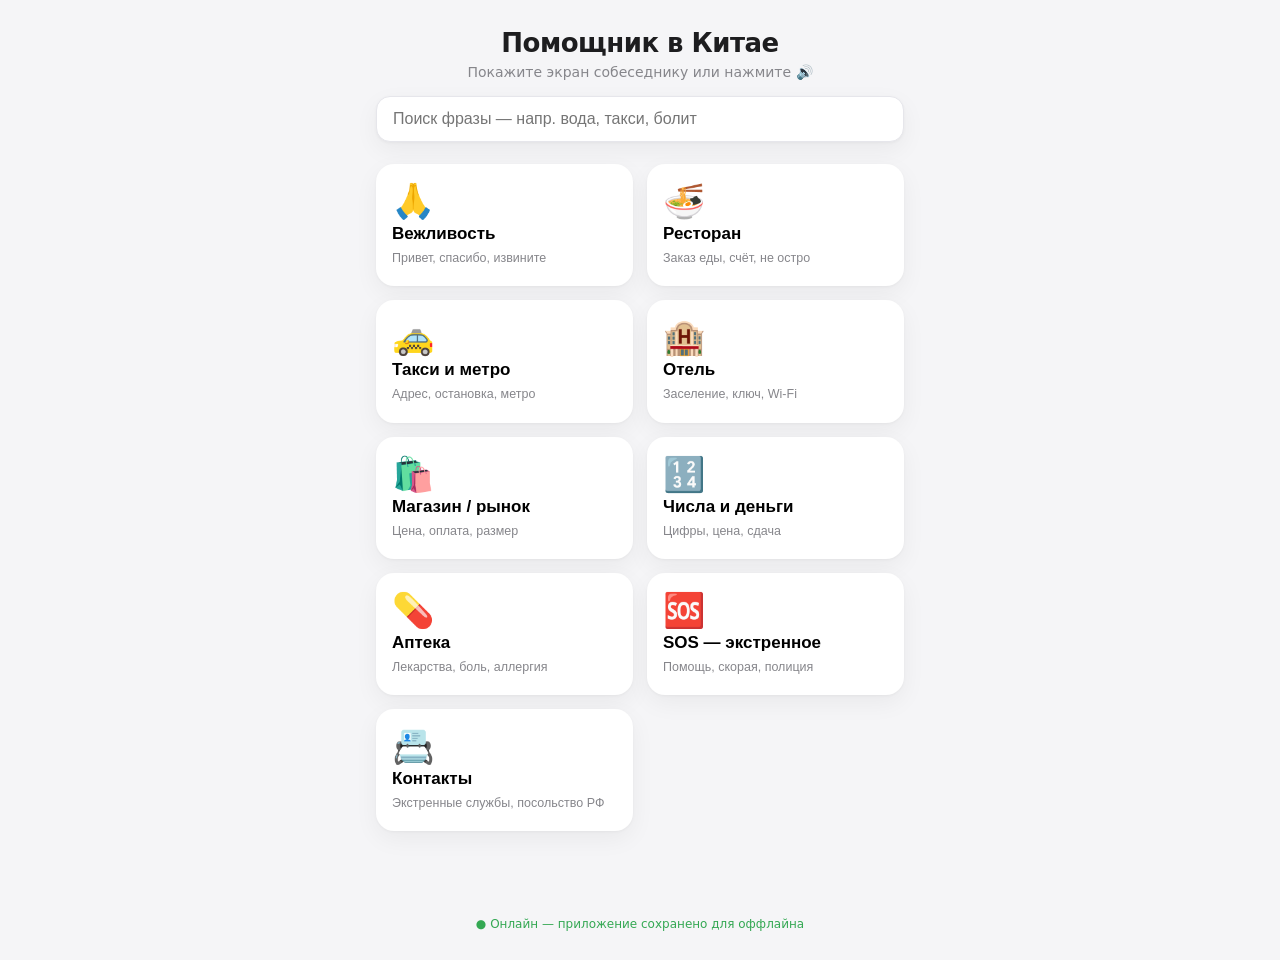
<file: index.html>
<!DOCTYPE html>
<html lang="ru">
<head>
  <meta charset="utf-8">
  <meta name="viewport" content="width=device-width, initial-scale=1, viewport-fit=cover, maximum-scale=1, user-scalable=no">
  <meta name="theme-color" content="#ffffff">
  <title>Помощник в Китае</title>

  <!-- PWA -->
  <link rel="manifest" href="manifest.json">
  <link rel="apple-touch-icon" href="assets/icon-180.png">
  <meta name="apple-mobile-web-app-capable" content="yes">
  <meta name="apple-mobile-web-app-status-bar-style" content="default">
  <meta name="apple-mobile-web-app-title" content="Китай">

  <link rel="stylesheet" href="style.css">
</head>
<body>

  <!-- ЭКРАН 1: список разделов -->
  <section id="screen-home" class="screen is-active">
    <header class="app-header">
      <h1 class="app-title">Помощник в Китае</h1>
      <p class="app-sub">Покажите экран собеседнику или нажмите 🔊</p>
    </header>
    <div class="search-box">
      <input id="search-input" class="search-input" type="search" inputmode="search"
             placeholder="Поиск фразы — напр. вода, такси, болит" autocomplete="off">
    </div>
    <div id="sections-grid" class="sections-grid"></div>
    <div id="search-results" class="phrases-list" hidden></div>
    <footer class="app-foot">
      <span id="offline-badge" class="offline-badge">● Готово к работе оффлайн</span>
    </footer>
  </section>

  <!-- ЭКРАН 2: фразы внутри раздела -->
  <section id="screen-section" class="screen">
    <header class="sub-header">
      <button id="btn-back" class="btn-back" aria-label="Назад">‹ Назад</button>
      <h2 id="section-title" class="section-title"></h2>
    </header>
    <p class="read-hint">Произношение русскими буквами — примерное. Надёжнее: показать иероглифы или нажать 🔊</p>
    <div id="phrases-list" class="phrases-list"></div>
  </section>

  <!-- Полноэкранный показ фразы (для показа собеседнику) -->
  <div id="fullscreen" class="fullscreen" hidden>
    <button id="fs-close" class="fs-close" aria-label="Закрыть">✕</button>
    <div class="fs-ru" id="fs-ru"></div>
    <div class="fs-zh" id="fs-zh"></div>
    <div class="fs-read" id="fs-read"></div>
    <div class="fs-pinyin" id="fs-pinyin"></div>
    <button class="btn-play fs-play" id="fs-play" aria-label="Озвучить">🔊</button>
    <div class="fs-hint">Нажмите на пустое место, чтобы закрыть</div>
  </div>

  <script src="data/phrases.js"></script>
  <script src="app.js"></script>
</body>
</html>
</file>
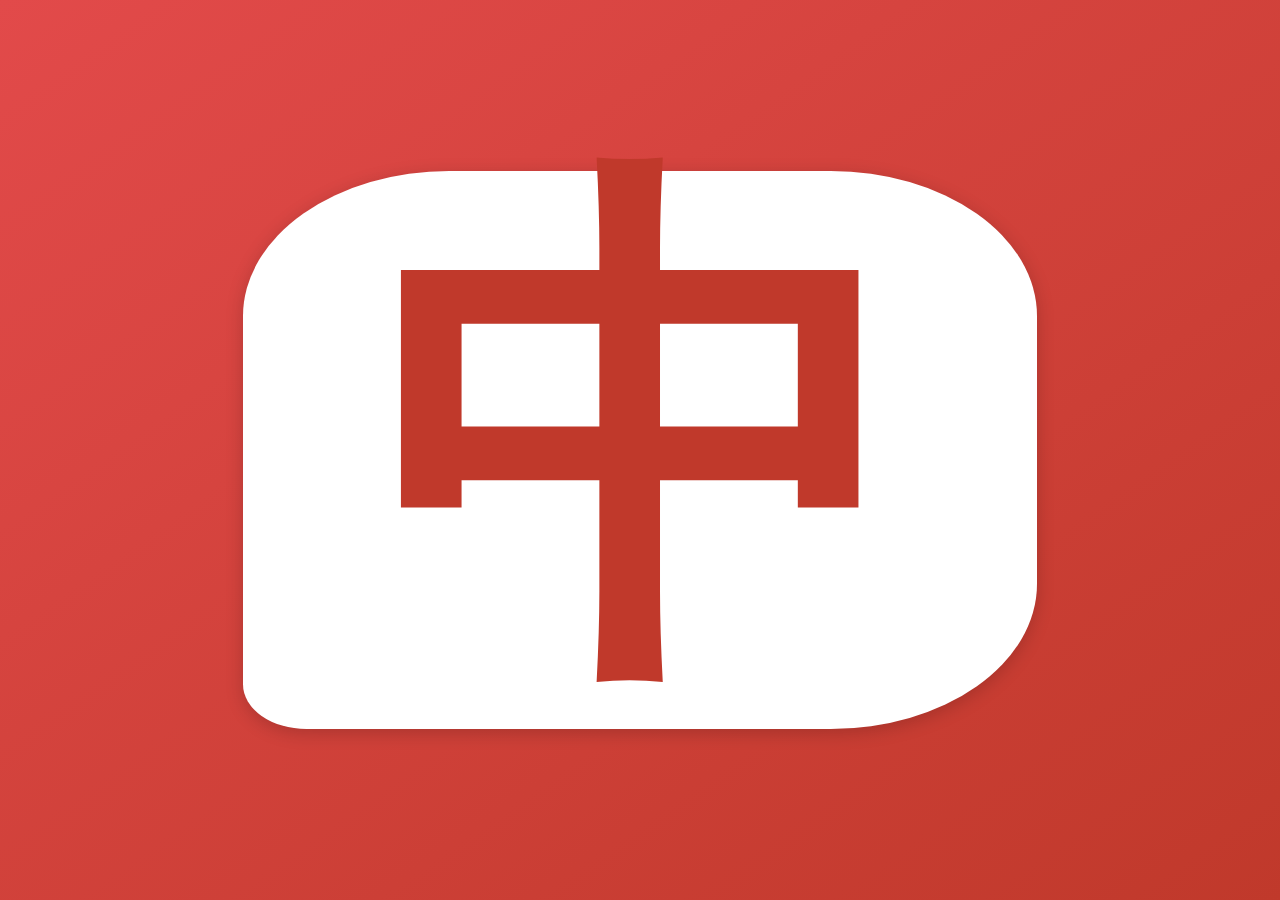
<file: assets/_icon_source.html>
<!DOCTYPE html>
<html><head><meta charset="utf-8"><style>
  html,body{margin:0;padding:0;}
  .icon{
    width:100vw;height:100vh;
    display:flex;align-items:center;justify-content:center;
    background:linear-gradient(145deg,#e24a4a 0%,#c0392b 100%);
  }
  .bubble{
    width:62%;height:62%;
    background:#ffffff;
    border-radius:26% 26% 26% 8%;
    display:flex;align-items:center;justify-content:center;
    box-shadow:0 4px 18px rgba(0,0,0,.18);
  }
  .bubble span{
    color:#c0392b;
    font-family:"PingFang SC","Microsoft YaHei",sans-serif;
    font-weight:700;
    font-size:42vw;
    line-height:1;
    margin-top:-2vw;
  }
</style></head>
<body>
  <div class="icon"><div class="bubble"><span>中</span></div></div>
</body></html>
</file>
<file: style.css>
/* «Помощник в Китае» — светлый минимализм в стиле Apple.
   Главное правило: иероглифы крупные и читаемые с расстояния вытянутой руки. */

:root {
  --bg: #f5f5f7;          /* фон приложения */
  --card: #ffffff;        /* карточки */
  --ink: #1d1d1f;         /* основной текст */
  --muted: #86868b;       /* вторичный текст */
  --line: #e6e6eb;        /* разделители */
  --accent: #d23b3b;      /* мягкий «китайский» красный */
  --accent-soft: #fbeaea; /* фон акцентных элементов */
  --radius: 18px;
  --shadow: 0 1px 3px rgba(0,0,0,.04), 0 8px 24px rgba(0,0,0,.05);
}

* { box-sizing: border-box; -webkit-tap-highlight-color: transparent; }

html, body {
  margin: 0;
  padding: 0;
  background: var(--bg);
  color: var(--ink);
  font-family: -apple-system, "SF Pro Text", "Segoe UI", "PingFang SC", "Microsoft YaHei", system-ui, sans-serif;
  -webkit-font-smoothing: antialiased;
  overflow-x: hidden; /* без горизонтального скролла на длинных строках */
}

body {
  /* учитываем «чёлку» и нижнюю зону iPhone */
  padding: env(safe-area-inset-top) env(safe-area-inset-right) env(safe-area-inset-bottom) env(safe-area-inset-left);
}

/* ===== Экраны (переключаются через JS) ===== */
.screen { display: none; min-height: 100vh; }
.screen.is-active { display: block; }

/* ===== Шапка главного экрана ===== */
.app-header {
  padding: 28px 20px 12px;
  text-align: center;
}
.app-title {
  margin: 0;
  font-size: 26px;
  font-weight: 700;
  letter-spacing: -0.02em;
}
.app-sub {
  margin: 6px 0 0;
  font-size: 14px;
  color: var(--muted);
}

/* ===== Поиск ===== */
.search-box {
  padding: 4px 16px 6px;
  max-width: 560px;
  margin: 0 auto;
}
.search-input {
  width: 100%;
  padding: 13px 16px;
  border-radius: 14px;
  border: 1px solid var(--line);
  background: var(--card);
  font-size: 16px; /* 16px — чтобы iOS не зумил при фокусе */
  color: var(--ink);
  outline: none;
  box-shadow: var(--shadow);
}
.search-input:focus { border-color: var(--accent); }
.search-note { text-align: center; color: var(--muted); padding: 30px 16px; }
.result-section {
  font-size: 12px;
  font-weight: 600;
  color: var(--accent);
  margin-bottom: 8px;
}

/* ===== Сетка разделов ===== */
.sections-grid {
  display: grid;
  grid-template-columns: 1fr 1fr;
  gap: 14px;
  padding: 16px;
  max-width: 560px;
  margin: 0 auto;
}
.section-card {
  background: var(--card);
  border-radius: var(--radius);
  box-shadow: var(--shadow);
  padding: 20px 16px;
  text-align: left;
  border: none;
  cursor: pointer;
  display: flex;
  flex-direction: column;
  gap: 6px;
  transition: transform .12s ease;
}
.section-card:active { transform: scale(0.97); }
.section-card .sc-icon { font-size: 34px; line-height: 1; }
.section-card .sc-title { font-size: 17px; font-weight: 650; }
.section-card .sc-hint { font-size: 12.5px; color: var(--muted); line-height: 1.3; }

/* ===== Подвал ===== */
.app-foot { text-align: center; padding: 14px 20px 28px; }
.offline-badge { font-size: 12px; color: var(--muted); }
.offline-badge.is-on { color: #34a853; }

/* ===== Шапка раздела ===== */
.sub-header {
  position: sticky;
  top: 0;
  background: rgba(245,245,247,.85);
  backdrop-filter: saturate(180%) blur(12px);
  -webkit-backdrop-filter: saturate(180%) blur(12px);
  padding: 12px 16px;
  border-bottom: 1px solid var(--line);
  z-index: 10;
}
.btn-back {
  background: none;
  border: none;
  color: var(--accent);
  font-size: 17px;
  padding: 4px 0;
  cursor: pointer;
}
.section-title {
  margin: 4px 0 0;
  font-size: 22px;
  font-weight: 700;
  letter-spacing: -0.01em;
}

/* Подсказка про транскрипцию (честно: произношение примерное) */
.read-hint {
  margin: 0;
  padding: 10px 18px;
  font-size: 12.5px;
  line-height: 1.4;
  color: var(--muted);
  background: var(--accent-soft);
  text-align: center;
}

/* ===== Список фраз ===== */
.phrases-list {
  padding: 12px 16px 40px;
  max-width: 620px;
  margin: 0 auto;
  display: flex;
  flex-direction: column;
  gap: 9px;
}
/* Компактная горизонтальная карточка: иероглифы + «русский · транскрипция» + 🔊 */
.phrase-card {
  background: var(--card);
  border-radius: 14px;
  box-shadow: var(--shadow);
  padding: 9px 14px;
  max-width: 100%;
  overflow: hidden;
  display: flex;
  flex-wrap: wrap;          /* тег раздела (в поиске) уходит на строку сверху */
  align-items: center;
  gap: 3px 14px;
  cursor: pointer;          /* вся карточка кликабельна → полный экран */
}
.result-section {
  width: 100%;
  font-size: 12px;
  font-weight: 600;
  color: var(--accent);
  margin: 0;
}
.phrase-body { flex: 1 1 auto; min-width: 0; }
.phrase-zh {
  font-size: 23px;
  font-weight: 600;
  line-height: 1.2;
  letter-spacing: 0.02em;
  margin: 0 0 1px;
  word-break: break-all;    /* длинные адреса переносятся */
}
.phrase-sub {
  font-size: 13px;
  color: var(--muted);
  line-height: 1.3;
  overflow-wrap: anywhere;
}
.phrase-sub .sub-ru { color: var(--ink); }  /* русский чуть заметнее транскрипции */
.btn-play {
  flex-shrink: 0;
  width: 38px;
  height: 38px;
  border-radius: 50%;
  border: none;
  background: var(--accent-soft);
  color: var(--accent);
  font-size: 18px;
  cursor: pointer;
  display: flex;
  align-items: center;
  justify-content: center;
  transition: transform .12s ease;
}
.btn-play:active { transform: scale(0.9); }
.btn-play.is-playing { background: var(--accent); color: #fff; }

/* ===== Полноэкранный показ фразы ===== */
.fullscreen {
  position: fixed;
  inset: 0;
  z-index: 100;
  background: #ffffff;
  display: flex;
  flex-direction: column;
  align-items: center;
  justify-content: center;
  text-align: center;
  padding: 40px 24px;
}
.fullscreen[hidden] { display: none; }
.fs-close {
  position: absolute;
  top: 14px;
  right: 18px;
  width: 44px;
  height: 44px;
  font-size: 24px;
  background: none;
  border: none;
  color: var(--muted);
  cursor: pointer;
}
.fs-ru { font-size: 21px; color: var(--muted); margin-bottom: 22px; max-width: 90%; }
.fs-zh {
  font-size: clamp(64px, 22vw, 300px);
  font-weight: 700;
  color: #111;
  line-height: 1.1;
  word-break: break-all;
  letter-spacing: 2px;
  margin-bottom: 24px;
}
.fs-zh.short { font-size: clamp(96px, 34vw, 360px); }
.fs-read { font-size: 23px; color: var(--ink); margin-bottom: 6px; }
.fs-pinyin { font-size: 17px; color: var(--muted); font-style: italic; margin-bottom: 26px; }
.fs-play { width: 64px; height: 64px; font-size: 28px; }
.fs-hint { position: absolute; bottom: 28px; font-size: 13px; color: var(--muted); }
</file>
